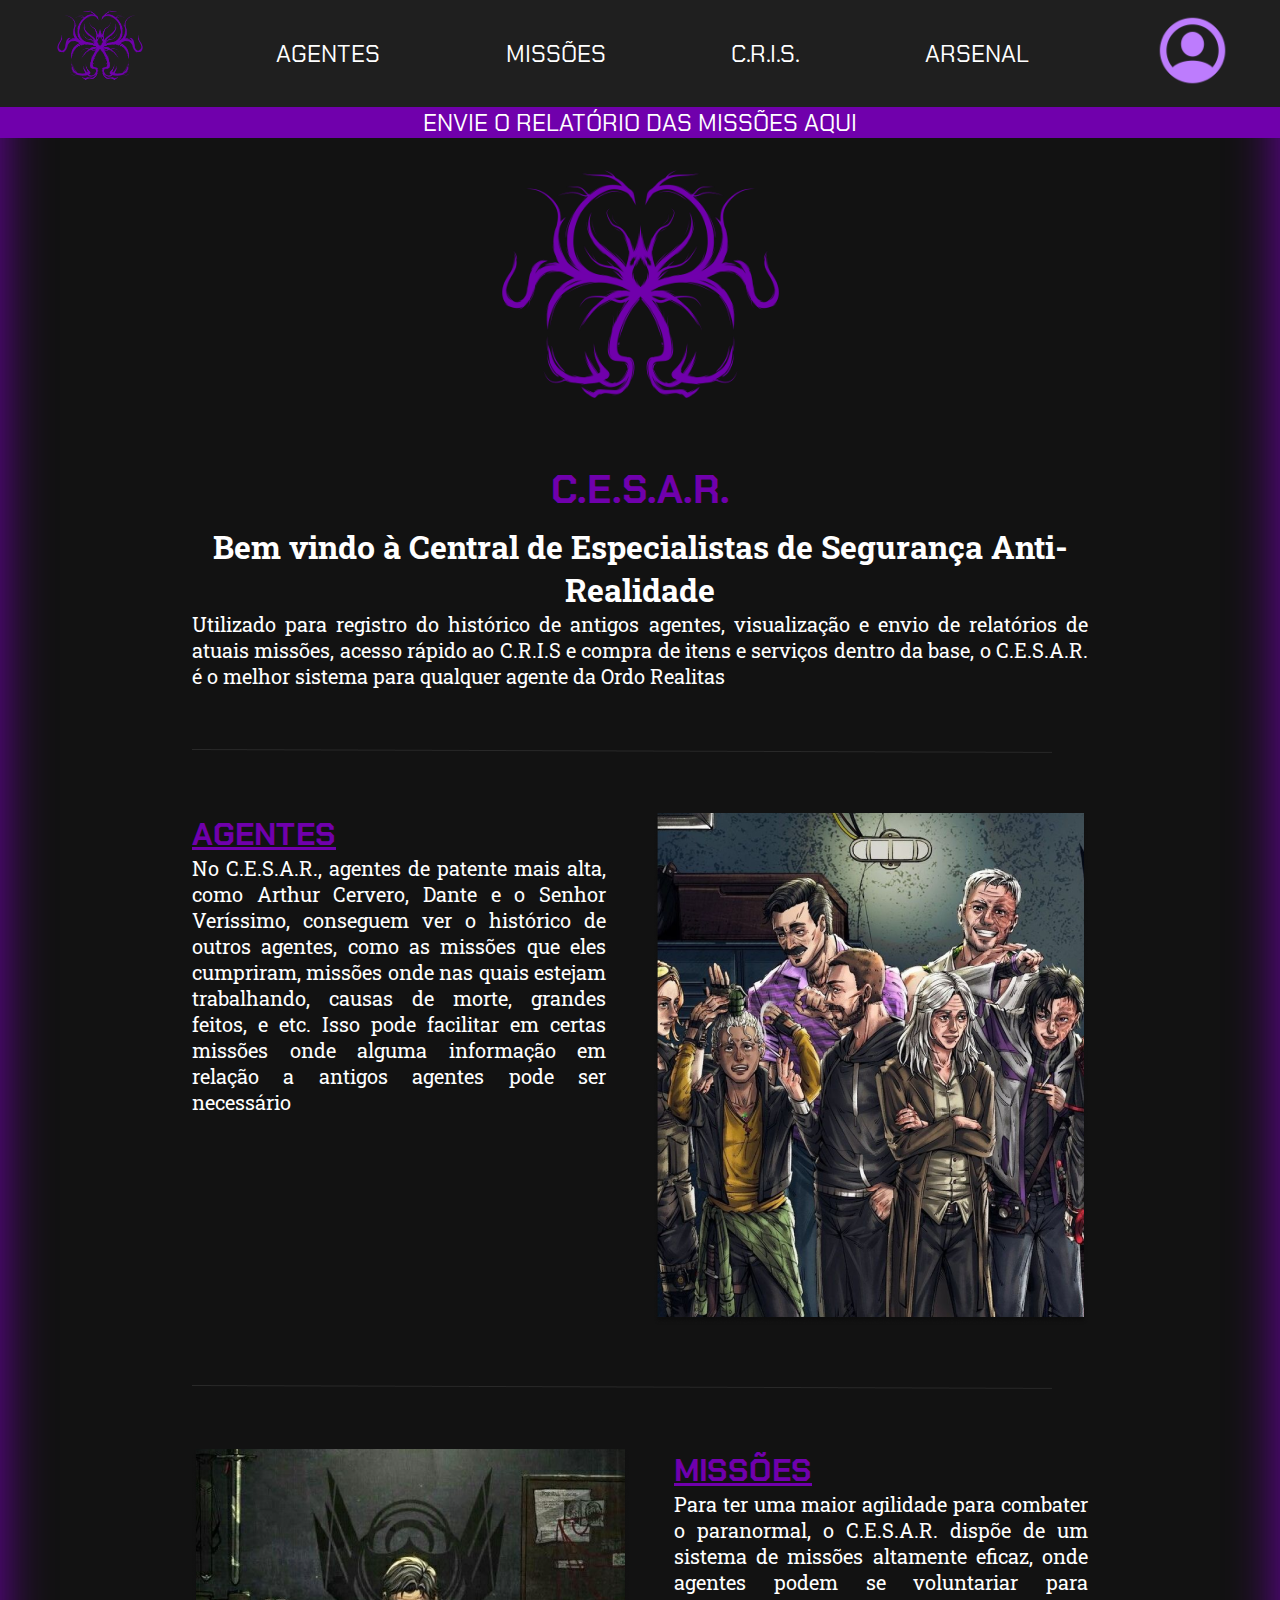
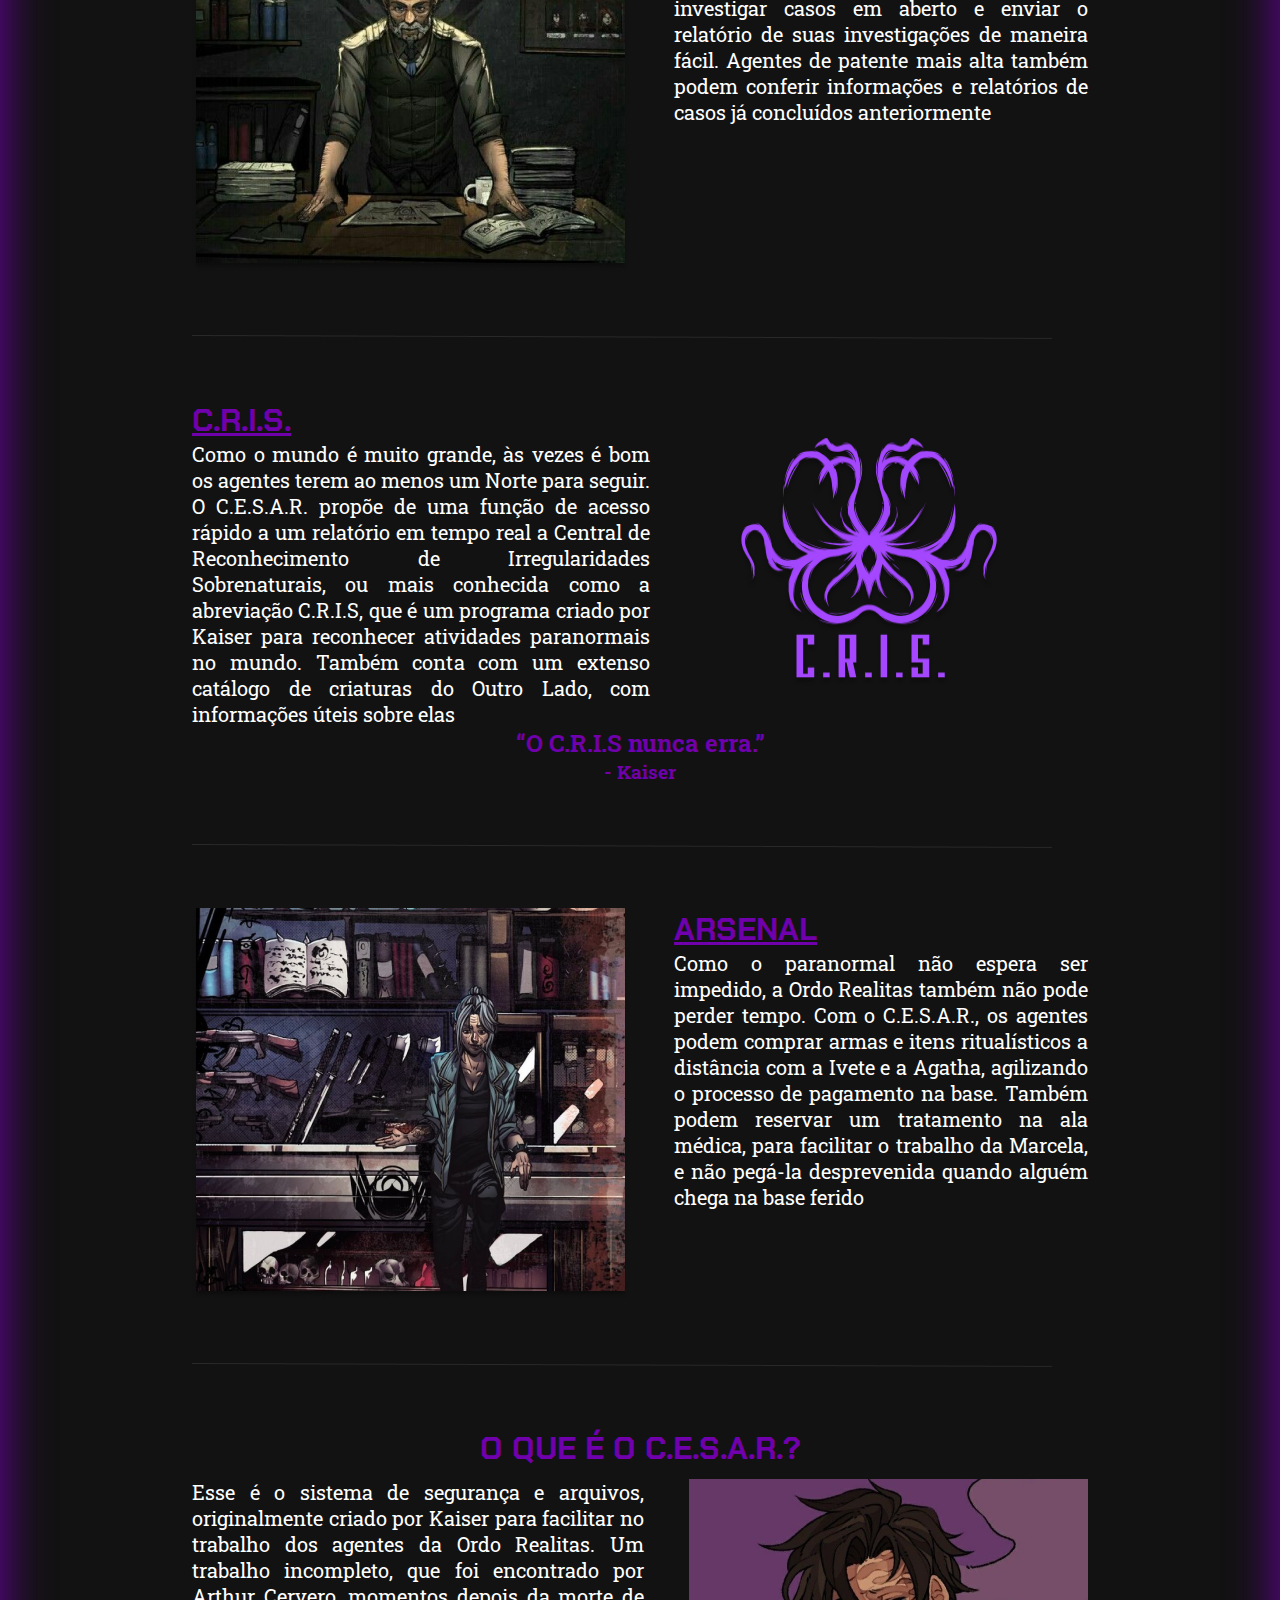
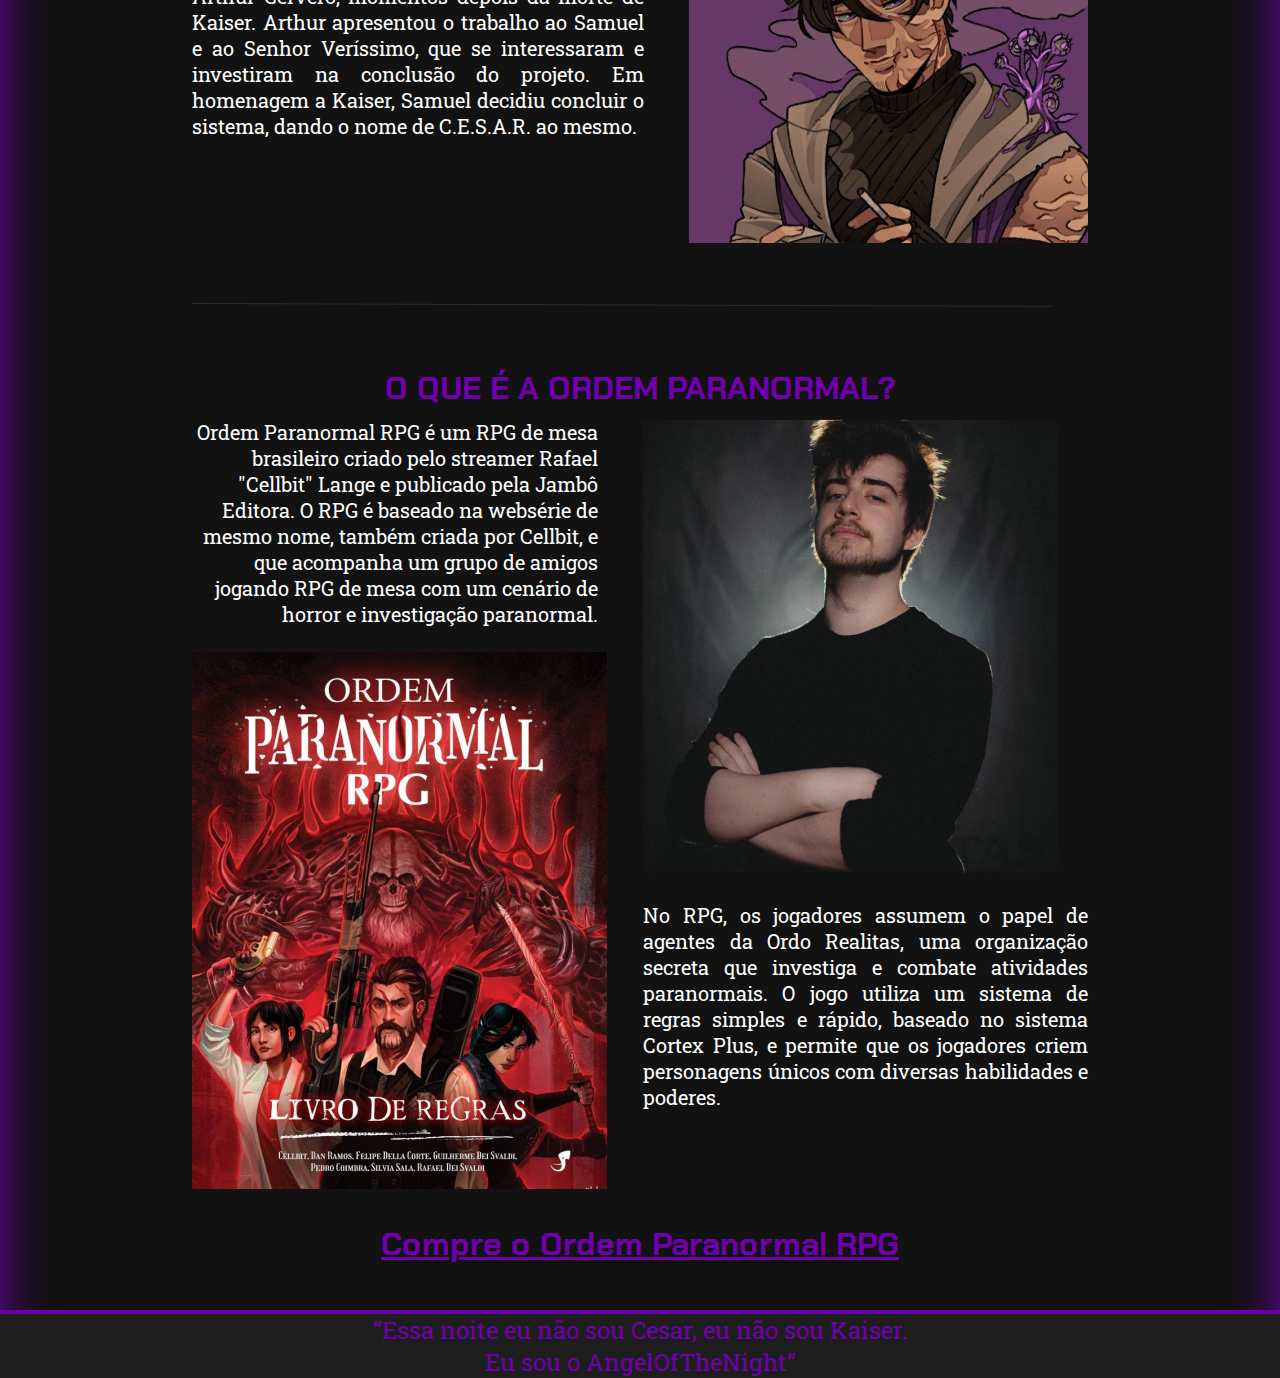
<file: index.html>
<!DOCTYPE html>
<html lang="pt-br">
    <head>
        <meta charset="UTF-8" />
        <meta name="viewport" content="width=device-width, initial-scale=1.0" />

        <link rel="preconnect" href="https://fonts.googleapis.com" />
        <link rel="preconnect" href="https://fonts.gstatic.com" crossorigin />
        <link
            href="https://fonts.googleapis.com/css2?family=Chakra+Petch:ital,wght@0,300;0,400;0,500;0,600;0,700;1,300;1,400;1,500;1,600;1,700&family=Roboto+Slab:wght@100..900&display=swap"
            rel="stylesheet"
        />
        <link rel="preconnect" href="https://fonts.googleapis.com" />
        <link rel="preconnect" href="https://fonts.gstatic.com" crossorigin />
        <link
            href="https://fonts.googleapis.com/css2?family=Chakra+Petch:wght@700&display=swap"
            rel="stylesheet"
        />

        <title>C.E.S.A.R. - Ordo Realitas</title>
        <link
            rel="shortcut icon"
            type="imagex/png"
            href="./assets/img/logo-navegador.ico"
        />

        <link rel="stylesheet" href="./assets/css/style.css" />
        <link rel="stylesheet" href="./assets/css/home.css" />
        <link rel="stylesheet" href="./assets/css/scrollbar.css" />
    </head>
    <body>
        <div class="header">
            <div class="botoes-header">
                <div class="logo">
                    <a href="./index.html">
                        <img
                            src="./assets/img/cesar logo.png"
                            alt="cesar logo"
                        />
                    </a>
                </div>
                <div class="agentes">
                    <a href="./agentes.html">AGENTES</a>
                </div>
                <div class="missoes">
                    <a href="./missoes.html">MISSÕES</a>
                </div>
                <div class="cris">
                    <a href="./cris.html">C.R.I.S.</a>
                </div>
                <div class="arsenal">
                    <a href="./arsenal.html">ARSENAL</a>
                </div>
                <div class="login">
                    <a href="./login.html">
                        <img src="./assets/img/login.png" class="loginImg" />
                    </a>
                </div>
            </div>
            <div class="relatorio-header">
                <a href="./relatorio.html" class="relatorio"
                    >ENVIE O RELATÓRIO DAS MISSÕES AQUI</a
                >
            </div>
        </div>
        <div class="main">
            <div class="cesar-main">
                <img
                    src="./assets/img/cesar logo.png"
                    class="logo-main"
                    alt="cesar logo"
                />
                <h1 class="h1-cesar">C.E.S.A.R.</h1>
                <h2 class="h2-cesar">
                    Bem vindo à Central de Especialistas de Segurança
                    Anti-Realidade
                </h2>
                <p>
                    Utilizado para registro do histórico de antigos agentes,
                    visualização e envio de relatórios de atuais missões, acesso
                    rápido ao C.R.I.S e compra de itens e serviços dentro da
                    base, o C.E.S.A.R. é o melhor sistema para qualquer agente
                    da Ordo Realitas
                </p>
            </div>

            <img src="./assets/img/linha.png" class="linha" />

            <div class="agentes-main">
                <div class="agentes-texto">
                    <a href="./agentes.html" class="links-main">AGENTES</a>
                    <p>
                        No C.E.S.A.R., agentes de patente mais alta, como Arthur
                        Cervero, Dante e o Senhor Veríssimo, conseguem ver o
                        histórico de outros agentes, como as missões que eles
                        cumpriram, missões onde nas quais estejam trabalhando,
                        causas de morte, grandes feitos, e etc. Isso pode
                        facilitar em certas missões onde alguma informação em
                        relação a antigos agentes pode ser necessário
                    </p>
                </div>
                <img
                    src="./assets/img/agentes.png"
                    class="agentes-img"
                    alt="agentes"
                />
            </div>

            <img src="./assets/img/linha.png" class="linha" />

            <div class="missoes-main">
                <div class="missoes-img">
                    <img
                        src="./assets/img/verisssimo missões.png"
                        alt="veríssimo missoes"
                    />
                </div>
                <div class="misoess-texto">
                    <a href="./missoes.html" class="links-main">MISSÕES</a>
                    <p>
                        Para ter uma maior agilidade para combater o paranormal,
                        o C.E.S.A.R. dispõe de um sistema de missões altamente
                        eficaz, onde agentes podem se voluntariar para
                        investigar casos em aberto e enviar o relatório de suas
                        investigações de maneira fácil. Agentes de patente mais
                        alta também podem conferir informações e relatórios de
                        casos já concluídos anteriormente
                    </p>
                </div>
            </div>

            <img src="./assets/img/linha.png" class="linha" />

            <div class="cris-main">
                <div class="cris-texto">
                    <a href="./cris.html" class="links-main">C.R.I.S.</a>
                    <p>
                        Como o mundo é muito grande, às vezes é bom os agentes
                        terem ao menos um Norte para seguir. O C.E.S.A.R. propõe
                        de uma função de acesso rápido a um relatório em tempo
                        real a Central de Reconhecimento de Irregularidades
                        Sobrenaturais, ou mais conhecida como a abreviação
                        C.R.I.S, que é um programa criado por Kaiser para
                        reconhecer atividades paranormais no mundo. Também conta
                        com um extenso catálogo de criaturas do Outro Lado, com
                        informações úteis sobre elas
                    </p>
                </div>
                <img src="./assets/img/cris.png" class="cris" alt="cris" />
            </div>
            <div class="erro-cris">
                <h2>“O C.R.I.S nunca erra.”</h2>
                <h3>- Kaiser</h3>
            </div>

            <img src="./assets/img/linha.png" class="linha" />

            <div class="arsenal-main">
                <div class="arsenal-img">
                    <img
                        src="./assets/img/ivete arsenal.png"
                        alt="ivete arsenal"
                    />
                </div>
                <div class="arsenal-texto">
                    <a href="./arsenal.html" class="links-main">ARSENAL</a>
                    <p>
                        Como o paranormal não espera ser impedido, a Ordo
                        Realitas também não pode perder tempo. Com o C.E.S.A.R.,
                        os agentes podem comprar armas e itens ritualísticos a
                        distância com a Ivete e a Agatha, agilizando o processo
                        de pagamento na base. Também podem reservar um
                        tratamento na ala médica, para facilitar o trabalho da
                        Marcela, e não pegá-la desprevenida quando alguém chega
                        na base ferido
                    </p>
                </div>
            </div>

            <img src="./assets/img/linha.png" class="linha" />

            <h2 id="h2">O QUE É O C.E.S.A.R.?</h2>
            <div class="quecesar-main">
                <div class="quecesar-texto">
                    <p>
                        Esse é o sistema de segurança e arquivos, originalmente
                        criado por Kaiser para facilitar no trabalho dos agentes
                        da Ordo Realitas. Um trabalho incompleto, que foi
                        encontrado por Arthur Cervero, momentos depois da morte
                        de Kaiser. Arthur apresentou o trabalho ao Samuel e ao
                        Senhor Veríssimo, que se interessaram e investiram na
                        conclusão do projeto. Em homenagem a Kaiser, Samuel
                        decidiu concluir o sistema, dando o nome de C.E.S.A.R.
                        ao mesmo.
                    </p>
                </div>
                <img
                    src="./assets/img/o que e o cesar.png"
                    class="quecesar"
                    alt="o que é o cesar"
                />
            </div>

            <img src="./assets/img/linha.png" class="linha" />

            <h2 id="h2">O QUE É A ORDEM PARANORMAL?</h2>
            <div class="paranormal-main">
                <div class="paranormal-texto-1">
                    <p class="p-1">
                        Ordem Paranormal RPG é um RPG de mesa brasileiro criado
                        pelo streamer Rafael "Cellbit" Lange e publicado pela
                        Jambô Editora. O RPG é baseado na websérie de mesmo
                        nome, também criada por Cellbit, e que acompanha um
                        grupo de amigos jogando RPG de mesa com um cenário de
                        horror e investigação paranormal.
                    </p>
                    <img
                        src="./assets/img/ordem paranormal rpg.png"
                        alt="livro de regras ordem paranormal rpg"
                    />
                </div>
                <div class="paranormal-texto-2">
                    <img src="./assets/img/cellbit.png" alt="cellbit" />
                    <p class="p-2">
                        No RPG, os jogadores assumem o papel de agentes da Ordo
                        Realitas, uma organização secreta que investiga e
                        combate atividades paranormais. O jogo utiliza um
                        sistema de regras simples e rápido, baseado no sistema
                        Cortex Plus, e permite que os jogadores criem
                        personagens únicos com diversas habilidades e poderes.
                    </p>
                </div>
            </div>

            <a
                href="https://jamboeditora.com.br/produto/ordem-paranormal-rpg/"
                class="links-main"
                id="h2"
                target="_blank"
                >Compre o Ordem Paranormal RPG</a
            >
        </div>

        <div class="rodape">
            <p>“Essa noite eu não sou Cesar, eu não sou Kaiser.</p>
            <p>Eu sou o AngelOfTheNight”</p>
        </div>

        <script src="./assets/js/script.js"></script>
    </body>
</html>
</file>
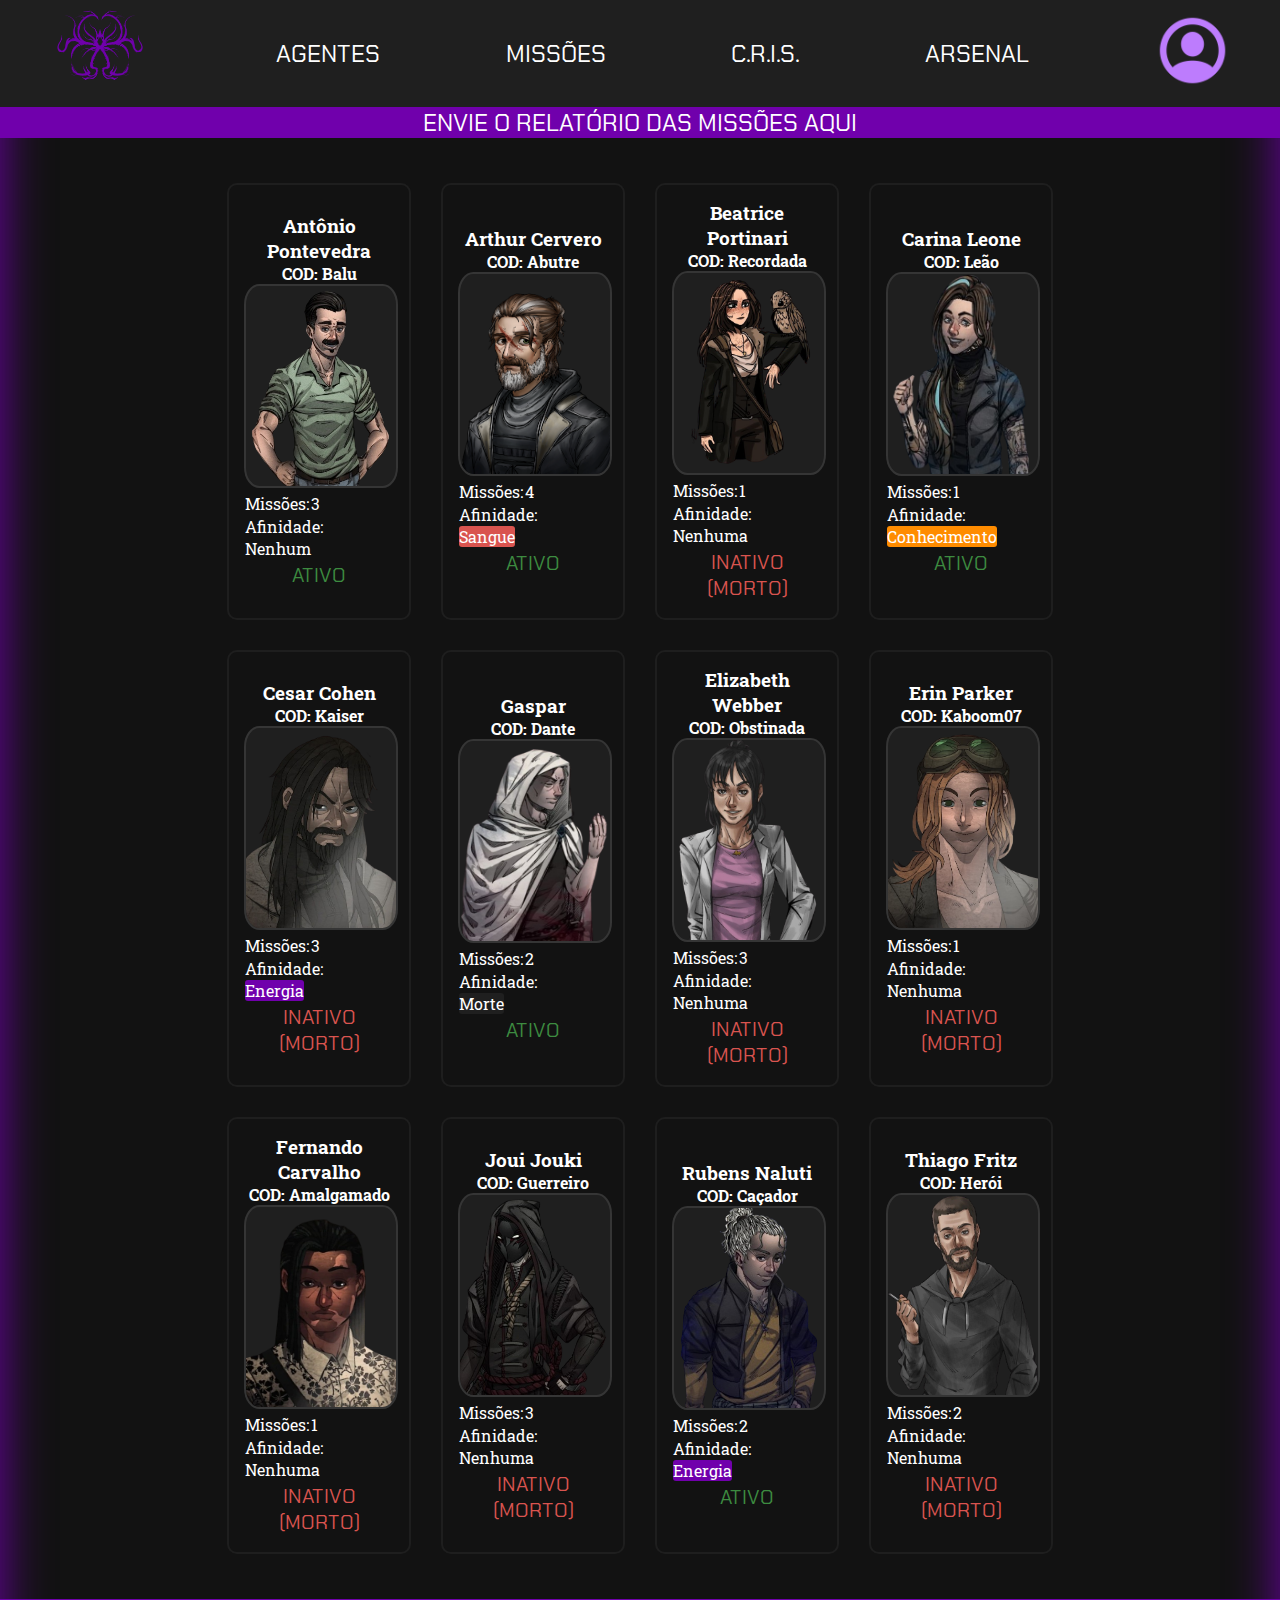
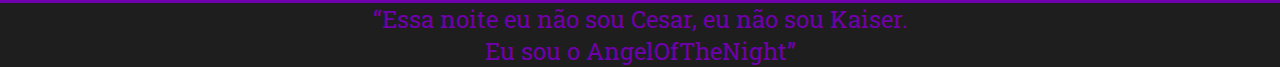
<file: agentes.html>
<!DOCTYPE html>
<html lang="pt-br">
    <head>
        <meta charset="UTF-8" />
        <meta name="viewport" content="width=device-width, initial-scale=1.0" />

        <link rel="preconnect" href="https://fonts.googleapis.com" />
        <link rel="preconnect" href="https://fonts.gstatic.com" crossorigin />
        <link
            href="https://fonts.googleapis.com/css2?family=Chakra+Petch:ital,wght@0,300;0,400;0,500;0,600;0,700;1,300;1,400;1,500;1,600;1,700&family=Roboto+Slab:wght@100..900&display=swap"
            rel="stylesheet"
        />
        <link rel="preconnect" href="https://fonts.googleapis.com" />
        <link rel="preconnect" href="https://fonts.gstatic.com" crossorigin />
        <link
            href="https://fonts.googleapis.com/css2?family=Chakra+Petch:wght@700&display=swap"
            rel="stylesheet"
        />

        <title>C.E.S.A.R. - Agentes</title>
        <link
            rel="shortcut icon"
            type="imagex/png"
            href="./assets/img/logo-navegador.ico"
        />

        <link rel="stylesheet" href="./assets/css/style.css" />
        <link rel="stylesheet" href="./assets/css/scrollbar.css" />
        <link rel="stylesheet" href="./assets/css/agentes.css" />
    </head>
    <body>
        <div class="header">
            <div class="botoes-header">
                <div class="logo">
                    <a href="./index.html">
                        <img src="./assets/img/cesar logo.png" />
                    </a>
                </div>
                <div class="agentes">
                    <a href="./agentes.html">AGENTES</a>
                </div>
                <div class="missoes">
                    <a href="./missoes.html">MISSÕES</a>
                </div>
                <div class="cris">
                    <a href="./cris.html">C.R.I.S.</a>
                </div>
                <div class="arsenal">
                    <a href="./arsenal.html">ARSENAL</a>
                </div>
                <div class="login">
                    <a href="./login.html">
                        <img src="./assets/img/login.png" id="loginImg" />
                    </a>
                </div>
            </div>
            <div class="relatorio-header">
                <a href="./relatorio.html" class="relatorio"
                    >ENVIE O RELATÓRIO DAS MISSÕES AQUI</a
                >
            </div>
        </div>
        <div class="agentes-container">
            <ul class="lista-agentes">
                <li class="ficha-agente">
                    <div class="nome-agente">
                        <h3>Antônio Pontevedra</h3>
                        <h4>COD: Balu</h4>
                    </div>
                    <div class="portrait-agentes">
                        <img
                            src="./assets/img/agentes/balu.png"
                            class="portrait"
                        />
                    </div>
                    <div class="informacoes">
                        <div class="quant-missoes">
                            <p>Missões:</p>
                            <p>3</p>
                        </div>
                        <div class="afinidade">
                            <p>Afinidade:</p>
                            <p class="elemento">Nenhum</p>
                        </div>
                    </div>
                    <div class="status-vivo">
                        <p>ATIVO</p>
                    </div>
                </li>
                <li class="ficha-agente">
                    <div class="nome-agente">
                        <h3>Arthur Cervero</h3>
                        <h4>COD: Abutre</h4>
                    </div>
                    <div class="portrait-agentes">
                        <img
                            src="./assets/img/agentes/arthur-cervero.webp"
                            class="portrait"
                        />
                    </div>
                    <div class="informacoes">
                        <div class="quant-missoes">
                            <p>Missões:</p>
                            <p>4</p>
                        </div>
                        <div class="afinidade">
                            <p>Afinidade:</p>
                            <p class="elemento-sangue">Sangue</p>
                        </div>
                    </div>
                    <div class="status-vivo">
                        <p>ATIVO</p>
                    </div>
                </li>
                <li class="ficha-agente">
                    <div class="nome-agente">
                        <h3>Beatrice Portinari</h3>
                        <h4>COD: Recordada</h4>
                    </div>
                    <div class="portrait-agentes">
                        <img
                            src="./assets/img/agentes/beatrice-portinari.png"
                            class="portrait"
                        />
                    </div>
                    <div class="informacoes">
                        <div class="quant-missoes">
                            <p>Missões:</p>
                            <p>1</p>
                        </div>
                        <div class="afinidade">
                            <p>Afinidade:</p>
                            <p class="elemento">Nenhuma</p>
                        </div>
                    </div>
                    <div class="status-morto">
                        <p>INATIVO (MORTO)</p>
                    </div>
                </li>
                <li class="ficha-agente">
                    <div class="nome-agente">
                        <h3>Carina Leone</h3>
                        <h4>COD: Leão</h4>
                    </div>
                    <div class="portrait-agentes">
                        <img
                            src="./assets/img/agentes/carina-leone.png"
                            class="portrait"
                        />
                    </div>
                    <div class="informacoes">
                        <div class="quant-missoes">
                            <p>Missões:</p>
                            <p>1</p>
                        </div>
                        <div class="afinidade">
                            <p>Afinidade:</p>
                            <p class="elemento-conhecimento">Conhecimento</p>
                        </div>
                    </div>
                    <div class="status-vivo">
                        <p>ATIVO</p>
                    </div>
                </li>
                <li class="ficha-agente">
                    <div class="nome-agente">
                        <h3>Cesar Cohen</h3>
                        <h4>COD: Kaiser</h4>
                    </div>
                    <div class="portrait-agentes">
                        <img
                            src="./assets/img/agentes/kaiser.png"
                            class="portrait"
                        />
                    </div>
                    <div class="informacoes">
                        <div class="quant-missoes">
                            <p>Missões:</p>
                            <p>3</p>
                        </div>
                        <div class="afinidade">
                            <p>Afinidade:</p>
                            <p class="elemento-energia">Energia</p>
                        </div>
                    </div>
                    <div class="status-morto">
                        <p>INATIVO (MORTO)</p>
                    </div>
                </li>
                <li class="ficha-agente">
                    <div class="nome-agente">
                        <h3>Gaspar</h3>
                        <h4>COD: Dante</h4>
                    </div>
                    <div class="portrait-agentes">
                        <img
                            src="./assets/img/agentes/dante.png"
                            class="portrait"
                        />
                    </div>
                    <div class="informacoes">
                        <div class="quant-missoes">
                            <p>Missões:</p>
                            <p>2</p>
                        </div>
                        <div class="afinidade">
                            <p>Afinidade:</p>
                            <p class="elemento-morte">Morte</p>
                        </div>
                    </div>
                    <div class="status-vivo">
                        <p>ATIVO</p>
                    </div>
                </li>
                <li class="ficha-agente">
                    <div class="nome-agente">
                        <h3>Elizabeth Webber</h3>
                        <h4>COD: Obstinada</h4>
                    </div>
                    <div class="portrait-agentes">
                        <img
                            src="./assets/img/agentes/elizabeth-webber.png"
                            class="portrait"
                        />
                    </div>
                    <div class="informacoes">
                        <div class="quant-missoes">
                            <p>Missões:</p>
                            <p>3</p>
                        </div>
                        <div class="afinidade">
                            <p>Afinidade:</p>
                            <p class="elemento">Nenhuma</p>
                        </div>
                    </div>
                    <div class="status-morto">
                        <p>INATIVO (MORTO)</p>
                    </div>
                </li>
                <li class="ficha-agente">
                    <div class="nome-agente">
                        <h3>Erin Parker</h3>
                        <h4>COD: Kaboom07</h4>
                    </div>
                    <div class="portrait-agentes">
                        <img
                            src="./assets/img/agentes/erin-parker.png"
                            class="portrait"
                        />
                    </div>
                    <div class="informacoes">
                        <div class="quant-missoes">
                            <p>Missões:</p>
                            <p>1</p>
                        </div>
                        <div class="afinidade">
                            <p>Afinidade:</p>
                            <p class="elemento">Nenhuma</p>
                        </div>
                    </div>
                    <div class="status-morto">
                        <p>INATIVO (MORTO)</p>
                    </div>
                </li>
                <li class="ficha-agente">
                    <div class="nome-agente">
                        <h3>Fernando Carvalho</h3>
                        <h4>COD: Amalgamado</h4>
                    </div>
                    <div class="portrait-agentes">
                        <img
                            src="./assets/img/agentes/fernando-carvalho.png"
                            class="portrait"
                        />
                    </div>
                    <div class="informacoes">
                        <div class="quant-missoes">
                            <p>Missões:</p>
                            <p>1</p>
                        </div>
                        <div class="afinidade">
                            <p>Afinidade:</p>
                            <p class="elemento">Nenhuma</p>
                        </div>
                    </div>
                    <div class="status-morto">
                        <p>INATIVO (MORTO)</p>
                    </div>
                </li>
                <li class="ficha-agente">
                    <div class="nome-agente">
                        <h3>Joui Jouki</h3>
                        <h4>COD: Guerreiro</h4>
                    </div>
                    <div class="portrait-agentes">
                        <img
                            src="./assets/img/agentes/joui-jouki.png"
                            class="portrait"
                        />
                    </div>
                    <div class="informacoes">
                        <div class="quant-missoes">
                            <p>Missões:</p>
                            <p>3</p>
                        </div>
                        <div class="afinidade">
                            <p>Afinidade:</p>
                            <p class="elemento">Nenhuma</p>
                        </div>
                    </div>
                    <div class="status-morto">
                        <p>INATIVO (MORTO)</p>
                    </div>
                </li>
                <li class="ficha-agente">
                    <div class="nome-agente">
                        <h3>Rubens Naluti</h3>
                        <h4>COD: Caçador</h4>
                    </div>
                    <div class="portrait-agentes">
                        <img
                            src="./assets/img/agentes/rubens-naluti.png"
                            class="portrait"
                        />
                    </div>
                    <div class="informacoes">
                        <div class="quant-missoes">
                            <p>Missões:</p>
                            <p>2</p>
                        </div>
                        <div class="afinidade">
                            <p>Afinidade:</p>
                            <p class="elemento-energia">Energia</p>
                        </div>
                    </div>
                    <div class="status-vivo">
                        <p>ATIVO</p>
                    </div>
                </li>
                <li class="ficha-agente">
                    <div class="nome-agente">
                        <h3>Thiago Fritz</h3>
                        <h4>COD: Herói</h4>
                    </div>
                    <div class="portrait-agentes">
                        <img
                            src="./assets/img/agentes/thiago-fritz.png"
                            class="portrait"
                        />
                    </div>
                    <div class="informacoes">
                        <div class="quant-missoes">
                            <p>Missões:</p>
                            <p>2</p>
                        </div>
                        <div class="afinidade">
                            <p>Afinidade:</p>
                            <p class="elemento">Nenhuma</p>
                        </div>
                    </div>
                    <div class="status-morto">
                        <p>INATIVO (MORTO)</p>
                    </div>
                </li>
            </ul>
        </div>
        <div class="rodape">
            <p>“Essa noite eu não sou Cesar, eu não sou Kaiser.</p>
            <p>Eu sou o AngelOfTheNight”</p>
        </div>
        <script src="./assets/js/script.js"></script>
    </body>
</html>
</file>
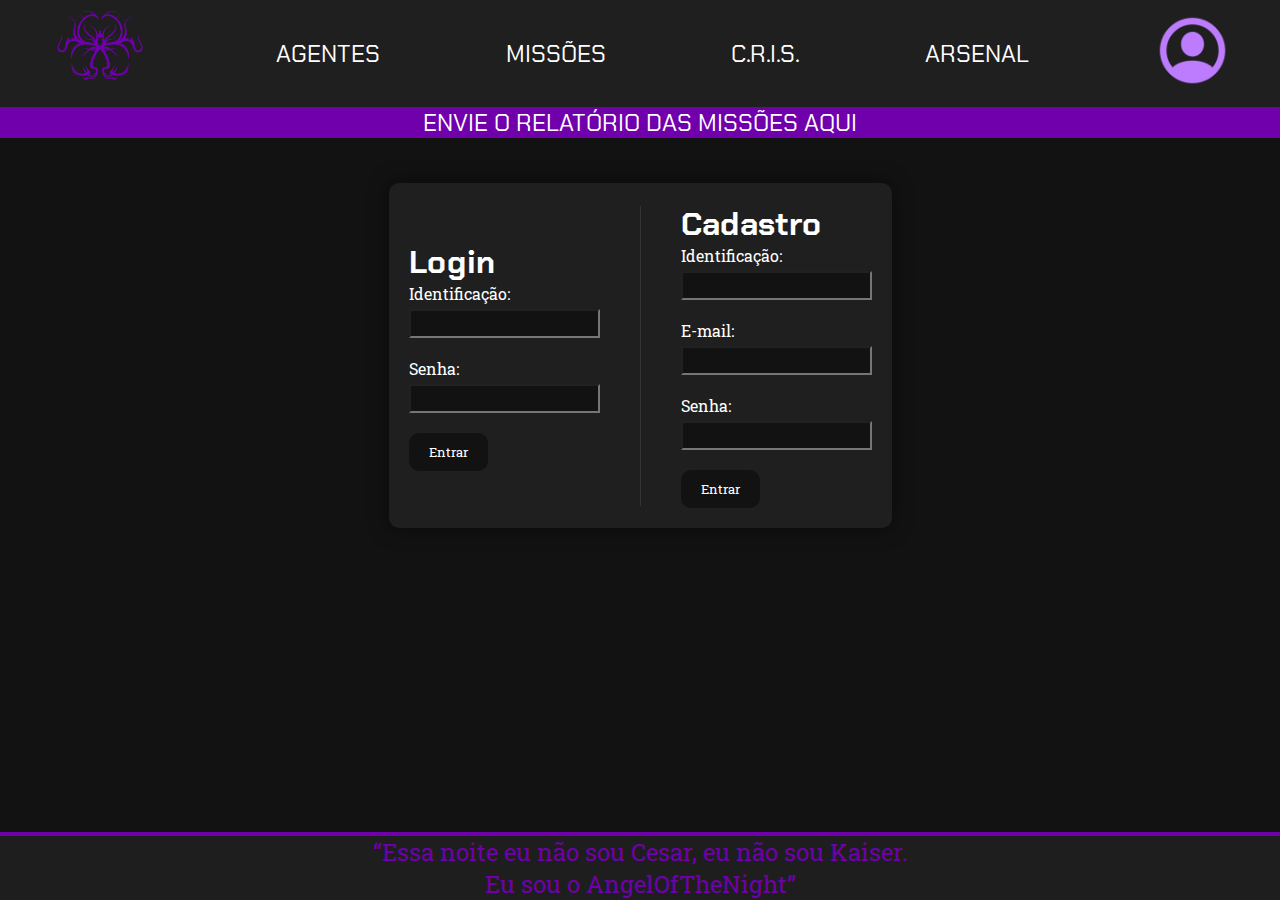
<file: login.html>
<!DOCTYPE html>
<html lang="pt-br">
    <head>
        <meta charset="UTF-8" />
        <meta name="viewport" content="width=device-width, initial-scale=1.0" />

        <link rel="preconnect" href="https://fonts.googleapis.com" />
        <link rel="preconnect" href="https://fonts.gstatic.com" crossorigin />
        <link
            href="https://fonts.googleapis.com/css2?family=Chakra+Petch:ital,wght@0,300;0,400;0,500;0,600;0,700;1,300;1,400;1,500;1,600;1,700&family=Roboto+Slab:wght@100..900&display=swap"
            rel="stylesheet"
        />
        <link rel="preconnect" href="https://fonts.googleapis.com" />
        <link rel="preconnect" href="https://fonts.gstatic.com" crossorigin />
        <link
            href="https://fonts.googleapis.com/css2?family=Chakra+Petch:wght@700&display=swap"
            rel="stylesheet"
        />

        <title>C.E.S.A.R. - Login</title>
        <link
            rel="shortcut icon"
            type="imagex/png"
            href="./assets/img/logo-navegador.ico"
        />

        <link rel="stylesheet" href="./assets/css/style.css" />
        <link rel="stylesheet" href="./assets/css/scrollbar.css" />
        <link rel="stylesheet" href="./assets/css/login.css" />
    </head>
    <body>
        <div class="header">
            <div class="botoes-header">
                <div class="logo">
                    <a href="./index.html">
                        <img src="./assets/img/cesar logo.png" />
                    </a>
                </div>
                <div class="agentes">
                    <a href="./agentes.html">AGENTES</a>
                </div>
                <div class="missoes">
                    <a href="./missoes.html">MISSÕES</a>
                </div>
                <div class="cris">
                    <a href="./cris.html">C.R.I.S.</a>
                </div>
                <div class="arsenal">
                    <a href="./arsenal.html">ARSENAL</a>
                </div>
                <div class="login">
                    <a href="./login.html">
                        <img src="./assets/img/login.png" id="loginImg" />
                    </a>
                </div>
            </div>
            <div class="relatorio-header">
                <a href="./relatorio.html" class="relatorio"
                    >ENVIE O RELATÓRIO DAS MISSÕES AQUI</a
                >
            </div>
        </div>
        <div class="main">
            <div class="login-container">
                <div class="loginMain">
                    <form id="loginForm">
                        <h1>Login</h1>
                        <label for="idAgente">Identificação:</label>
                        <input
                            type="number"
                            id="idAgente"
                            name="idAgente"
                            required
                        />

                        <label for="password">Senha:</label>
                        <input type="password" id="senha" name="senha" />

                        <div class="enviar">
                            <button type="submit" id="loginSubmit">
                                Entrar
                            </button>
                        </div>
                    </form>
                </div>
                <img src="./assets/img/login/sep-2.png" alt="" />
                <div class="cadastroMain">
                    <form id="cadastroForm">
                        <h1>Cadastro</h1>
                        <label for="idAgente">Identificação:</label>
                        <input
                            type="number"
                            id="idAgente"
                            name="idAgente"
                            required
                        />

                        <label for="email">E-mail:</label>
                        <input type="email" id="email" name="email" required />

                        <label for="password">Senha:</label>
                        <input type="password" id="senha" name="senha" />

                        <div class="enviar">
                            <button type="submit" id="cadastroSubmit">
                                Entrar
                            </button>
                        </div>
                    </form>
                </div>
            </div>
        </div>

        <div class="rodape">
            <p>“Essa noite eu não sou Cesar, eu não sou Kaiser.</p>
            <p>Eu sou o AngelOfTheNight”</p>
        </div>
        <script src="./assets/js/script.js"></script>
    </body>
</html>
</file>
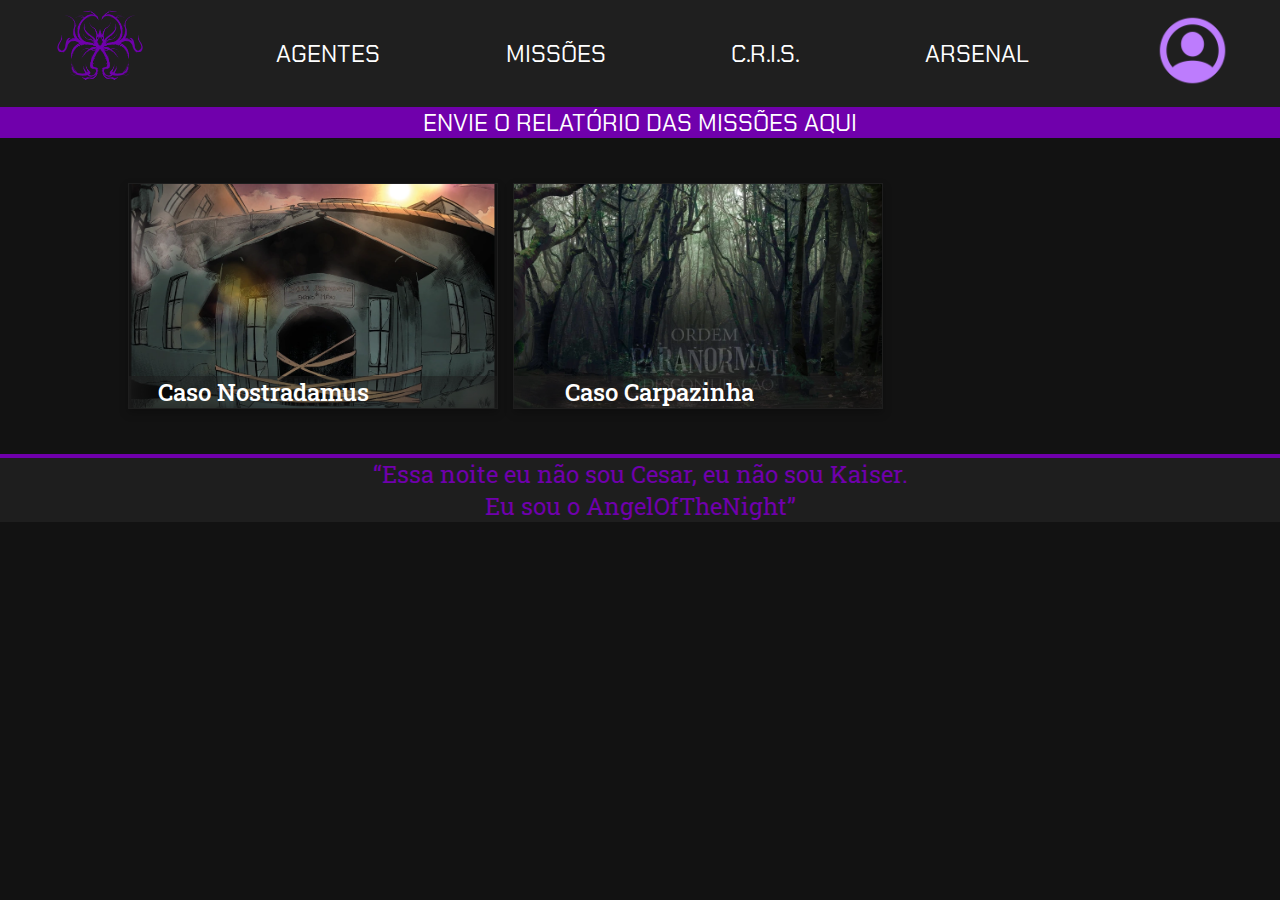
<file: missoes.html>
<!DOCTYPE html>
<html lang="pt-br">
    <head>
        <meta charset="UTF-8" />
        <meta name="viewport" content="width=device-width, initial-scale=1.0" />

        <link rel="preconnect" href="https://fonts.googleapis.com" />
        <link rel="preconnect" href="https://fonts.gstatic.com" crossorigin />
        <link
            href="https://fonts.googleapis.com/css2?family=Chakra+Petch:ital,wght@0,300;0,400;0,500;0,600;0,700;1,300;1,400;1,500;1,600;1,700&family=Roboto+Slab:wght@100..900&display=swap"
            rel="stylesheet"
        />
        <link rel="preconnect" href="https://fonts.googleapis.com" />
        <link rel="preconnect" href="https://fonts.gstatic.com" crossorigin />
        <link
            href="https://fonts.googleapis.com/css2?family=Chakra+Petch:wght@700&display=swap"
            rel="stylesheet"
        />

        <title>C.E.S.A.R. - Missões</title>
        <link
            rel="shortcut icon"
            type="imagex/png"
            href="./assets/img/logo-navegador.ico"
        />

        <link rel="stylesheet" href="./assets/css/style.css" />
        <link rel="stylesheet" href="./assets/css/scrollbar.css" />
        <link rel="stylesheet" href="./assets/css/missoes.css" />
    </head>
    <body>
        <div class="header">
            <div class="botoes-header">
                <div class="logo">
                    <a href="./index.html">
                        <img src="./assets/img/cesar logo.png" />
                    </a>
                </div>
                <div class="agentes">
                    <a href="./agentes.html">AGENTES</a>
                </div>
                <div class="missoes">
                    <a href="./missoes.html">MISSÕES</a>
                </div>
                <div class="cris">
                    <a href="./cris.html">C.R.I.S.</a>
                </div>
                <div class="arsenal">
                    <a href="./arsenal.html">ARSENAL</a>
                </div>
                <div class="login">
                    <a href="./login.html">
                        <img src="./assets/img/login.png" id="loginImg" />
                    </a>
                </div>
            </div>
            <div class="relatorio-header">
                <a href="./relatorio.html" class="relatorio"
                    >ENVIE O RELATÓRIO DAS MISSÕES AQUI</a
                >
            </div>
        </div>
        <div class="missoes-container">
            <a href="#">
                <div class="missao-card" id="nostradamus">
                    <div class="card-texto">
                        <p class="missao-titulo">Caso Nostradamus</p>
                    </div>
                </div>
            </a>
            <a href="#">
                <div class="missao-card" id="carpazinha">
                    <div class="card-texto">
                        <p class="missao-titulo">Caso Carpazinha</p>
                    </div>
                </div>
            </a>
            
        </div>
        <div class="rodape">
            <p>“Essa noite eu não sou Cesar, eu não sou Kaiser.</p>
            <p>Eu sou o AngelOfTheNight”</p>
        </div>
        <script src="./assets/js/script.js"></script>
    </body>
</html>
</file>
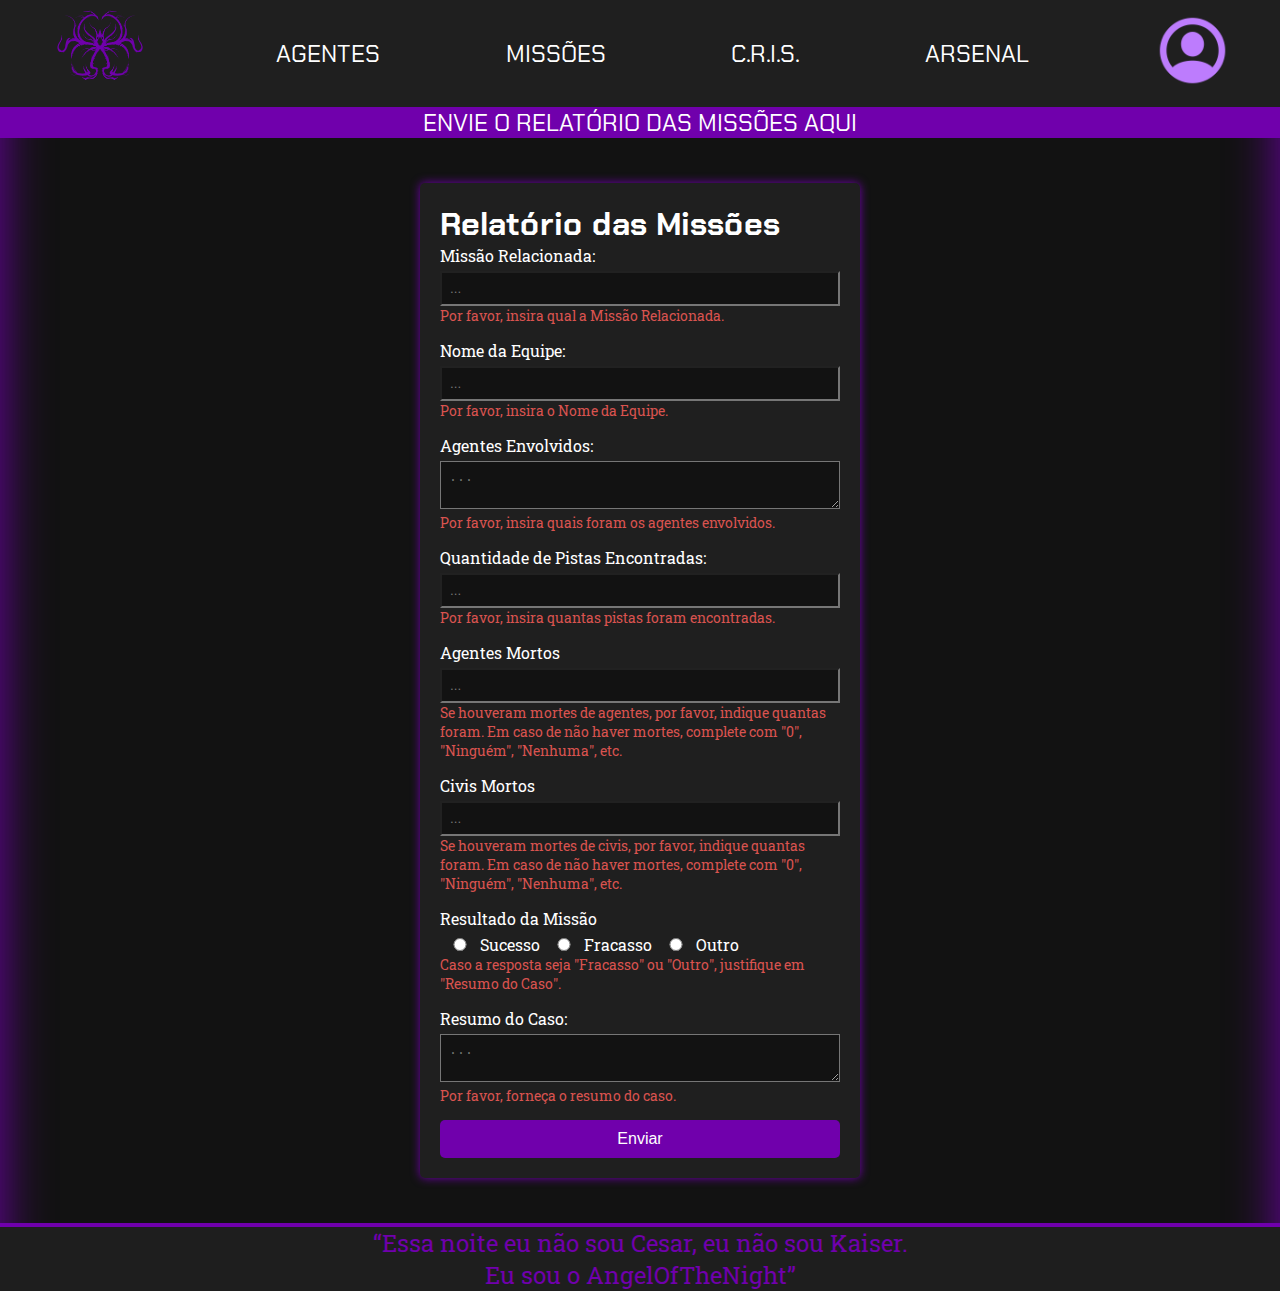
<file: relatorio.html>
<!DOCTYPE html>
<html lang="pt-br">
    <head>
        <meta charset="UTF-8" />
        <meta name="viewport" content="width=device-width, initial-scale=1.0" />

        <link rel="preconnect" href="https://fonts.googleapis.com" />
        <link rel="preconnect" href="https://fonts.gstatic.com" crossorigin />
        <link
            href="https://fonts.googleapis.com/css2?family=Chakra+Petch:ital,wght@0,300;0,400;0,500;0,600;0,700;1,300;1,400;1,500;1,600;1,700&family=Roboto+Slab:wght@100..900&display=swap"
            rel="stylesheet"
        />
        <link rel="preconnect" href="https://fonts.googleapis.com" />
        <link rel="preconnect" href="https://fonts.gstatic.com" crossorigin />
        <link
            href="https://fonts.googleapis.com/css2?family=Chakra+Petch:wght@700&display=swap"
            rel="stylesheet"
        />

        <title>C.E.S.A.R. - Relatório das Missões</title>
        <link
            rel="shortcut icon"
            type="imagex/png"
            href="./assets/img/logo-navegador.ico"
        />

        <link rel="stylesheet" href="./assets/css/style.css" />
        <link rel="stylesheet" href="./assets/css/scrollbar.css" />
        <link rel="stylesheet" href="./assets/css/relatorio.css" />
    </head>
    <body>
        <div class="header">
            <div class="botoes-header">
                <div class="logo">
                    <a href="./index.html">
                        <img src="./assets/img/cesar logo.png" />
                    </a>
                </div>
                <div class="agentes">
                    <a href="./agentes.html">AGENTES</a>
                </div>
                <div class="missoes">
                    <a href="./missoes.html">MISSÕES</a>
                </div>
                <div class="cris">
                    <a href="./cris.html">C.R.I.S.</a>
                </div>
                <div class="arsenal">
                    <a href="./arsenal.html">ARSENAL</a>
                </div>
                <div class="login">
                    <a href="./login.html">
                        <img src="./assets/img/login.png" id="loginImg" />
                    </a>
                </div>
            </div>
            <div class="relatorio-header">
                <a href="./relatorio.html" class="relatorio"
                    >ENVIE O RELATÓRIO DAS MISSÕES AQUI</a
                >
            </div>
        </div>
        <div class="main">
            <div class="form-container">
                <h1>Relatório das Missões</h1>
                <form id="form">
                    <div class="form-group">
                        <label for="missao-relacionada">
                            Missão Relacionada:
                        </label>
                        <input
                            type="text"
                            id="missao-relacionada"
                            name="missao-relacionada"
                            placeholder="..."
                            required
                        />
                        <div class="error">
                            Por favor, insira qual a Missão Relacionada.
                        </div>
                    </div>
                    <div class="form-group">
                        <label for="nome-equipe"> Nome da Equipe: </label>
                        <input
                            type="text"
                            id="nome-equipe"
                            name="nome-equipe"
                            placeholder="..."
                            required
                        />
                        <div class="error">
                            Por favor, insira o Nome da Equipe.
                        </div>
                    </div>
                    <div class="form-group">
                        <label for="agentes"> Agentes Envolvidos: </label>
                        <textarea
                            type="text"
                            id="agentes"
                            name="agentes"
                            placeholder="..."
                            required
                        ></textarea>
                        <div class="error">
                            Por favor, insira quais foram os agentes envolvidos.
                        </div>
                    </div>
                    <div class="form-group">
                        <label for="quant-pistas">
                            Quantidade de Pistas Encontradas:
                        </label>
                        <input
                            type="text"
                            id="quant-pistas"
                            name="quant-pistas"
                            placeholder="..."
                            required
                        />
                        <div class="error">
                            Por favor, insira quantas pistas foram encontradas.
                        </div>
                    </div>
                    <div class="form-group">
                        <label for="morte-agentes"> Agentes Mortos </label>
                        <input
                            type="text"
                            id="morte-agentes"
                            name="morte-agentes"
                            placeholder="..."
                            required
                        />
                        <div class="error">
                            Se houveram mortes de agentes, por favor, indique
                            quantas foram. Em caso de não haver mortes, complete
                            com "0", "Ninguém", "Nenhuma", etc.
                        </div>
                    </div>
                    <div class="form-group">
                        <label for="morte-civis"> Civis Mortos </label>
                        <input
                            type="text"
                            id="morte-civis"
                            name="morte-civis"
                            placeholder="..."
                            required
                        />
                        <div class="error">
                            Se houveram mortes de civis, por favor, indique
                            quantas foram. Em caso de não haver mortes, complete
                            com "0", "Ninguém", "Nenhuma", etc.
                        </div>
                    </div>
                    <div class="form-group">
                        <label for="resultado"> Resultado da Missão </label>
                        <input
                            type="radio"
                            id="sucesso"
                            name="resultdo"
                            required
                        />Sucesso
                        <input
                            type="radio"
                            id="fracasso"
                            name="resultdo"
                            required
                        />Fracasso
                        <input
                            type="radio"
                            id="outro"
                            name="resultdo"
                            required
                        />Outro
                        <div class="error">
                            Caso a resposta seja "Fracasso" ou "Outro",
                            justifique em "Resumo do Caso".
                        </div>
                    </div>
                    <div class="form-group">
                        <label for="resumo"> Resumo do Caso: </label>
                        <textarea
                            type="text"
                            id="resumo"
                            name="resumo"
                            placeholder="..."
                            required
                        ></textarea>
                        <div class="error">
                            Por favor, forneça o resumo do caso.
                        </div>
                    </div>
                    <button type="submit">Enviar</button>
                </form>
            </div>
        </div>
        <div class="rodape">
            <p>“Essa noite eu não sou Cesar, eu não sou Kaiser.</p>
            <p>Eu sou o AngelOfTheNight”</p>
        </div>
    </body>
</html>
</file>
<file: assets/css/style.css>
:root {
    --cor-roxo-primario: #a347ff;
    --cor-roxo-secundario: #7000ac;
    --cor-preto-esfumacado: #121212;
    --cor-preto-claro: #1f1f1f;
    --cor-preto: #0a0a0a;
    --cor-cinza-escuro: #1e1e1e;
    --cor-branco: #fff;
    --cor-cinza: rgba(255, 255, 255, 0.1);
    --cor-branco-fraco: rgba(255, 255, 255, 0.6);
    --cor-vermelho: #d9534f;
    --cor-verde: #3d8b40;
    --fonte-principal: "Roboto Slab", sans-serif;
    --fonte-titulo: "Chakra Petch", sans-serif;
}

* {
    margin: 0;
    padding: 0;
}

body {
    font-family: var(--fonte-principal);
    color: var(--cor-branco);
    background-color: var(--cor-preto-esfumacado);
}

.logo img:hover,
.agentes:hover,
.missoes:hover,
.cris:hover,
.arsenal:hover,
.login img:hover,
.relatorio:hover {
  transform: scale(1.05);
  transition: 0.2s ease-in-out;
}

.header {
    background-color: var(--cor-preto-claro);
    font-family: var(--fonte-titulo);
    font-size: 700;
}

.header a {
    color: var(--cor-branco);
    text-decoration: none;
    font-size: 24px;
    transition: 0.2s ease-in-out;
}

.botoes-header {
    display: flex;
    justify-content: space-between;
    align-items: center;
    align-content: center;
    text-align: center;
    margin-left: 50px;
    margin-right: 50px;
}

.logo img {
    width: 100px;
    height: 100px;
}

.login img {
    width: 75px;
    height: 75px;
}

.relatorio-header {
    display: flex;
    align-items: center;
    justify-content: center;
    background-color: var(--cor-roxo-secundario);
    color: var(--cor-branco);
}

.main {
    width: 70%;
    margin: 0 auto;
}

.rodape {
    display: flex;
    align-items: center;
    text-align: center;
    justify-content: center;
    flex-direction: column;
    bottom: 0%;
    width: 100%;
    background-color: var(--cor-cinza-escuro);
    border-top: 4px solid var(--cor-roxo-secundario);
    margin-top: 45px;
}

.rodape p {
    color: var(--cor-roxo-secundario);
    font-family: "Roboto Slab", sans-serif;
    font-size: 24px;
}
</file>
<file: assets/css/home.css>
:root {
    --cor-roxo-primario: #a347ff;
    --cor-roxo-secundario: #7000ac;
    --cor-preto-esfumacado: #121212;
    --cor-preto-claro: #1f1f1f;
    --cor-preto: #0a0a0a;
    --cor-cinza-escuro: #1e1e1e;
    --cor-branco: #fff;
    --cor-cinza: rgba(255, 255, 255, 0.1);
    --cor-branco-fraco: rgba(255, 255, 255, 0.6);
    --cor-vermelho: #d9534f;
    --cor-verde: #3d8b40;
    --fonte-principal: "Roboto Slab", sans-serif;
    --fonte-titulo: "Chakra Petch", sans-serif;
}

body{
    box-shadow: inset 0 0 50px var(--cor-roxo-secundario);
}

.cesar-main {
    display: flex;
    flex-direction: column;
    align-items: center;
    justify-content: center;
    text-align: center;
}

.logo-main {
    width: 325px;
}

.h1-cesar {
    color: var(--cor-roxo-secundario);
    font-size: 40px;
    margin-bottom: 10px;
    font-family: "Chakra Petch", sans-serif;
    font-weight: 700;
}

.h2-cesar {
    color: var(--cor-branco);
    font-size: 32px;
}

p {
    color: var(--cor-branco);
    font-size: 20px;
    text-align: justify;
}

.linha {
    margin-bottom: 60px;
    margin-top: 60px;
    display: flex;
    position: relative;
    justify-content: center;
    align-items: center;
    text-align: center;
}

a {
    color: var(--cor-roxo-secundario);
    font-size: 32px;
}

.agentes-main {
    display: flex;
    justify-content: space-between;
}

.agentes-main p{
    margin-right: 45px;
}

.agentes-img {
    width: auto;
}

.missoes-main {
    display: flex;
}

.missoes-img {
    width: auto;
    margin-right: 45px;
}

.missoes-texto {
    float: right;
}

.cris-main {
    display: flex;
}

.erro-cris {
    display: flex;
    align-items: center;
    justify-content: center;
    flex-direction: column;
    color: var(--cor-roxo-secundario);
}

.arsenal-main {
    display: flex;
}

.arsenal-img {
    width: auto;
    margin-right: 45px;
}

.arsenal-texto {
    float: right;
}

.quecesar-main {
    display: flex;
}

.quecesar-texto {
    margin-right: 45px;
    text-align: right;
}

#h2 {
    display: flex;
    align-items: center;
    justify-content: center;
    margin-bottom: 10px;
    color: var(--cor-roxo-secundario);
    font-size: 32px;
    font-family: "Chakra Petch", sans-serif;
    font-weight: 700;
}

.links-main {
    color: var(--cor-roxo-secundario);
    text-decoration: underline;
    font-family: "Chakra Petch", sans-serif;
    font-weight: 700;
}

.paranormal-main {
    display: flex;
    margin-bottom: 30px;
}

.p-1 {
    margin-right: 45px;
    margin-bottom: 25px;
    text-align: right;
}

.p-2 {
    margin-top: 25px;
}
</file>
<file: assets/css/scrollbar.css>
:root {
    --cor-roxo-primario: #a347ff;
    --cor-roxo-secundario: #7000ac;
    --cor-preto-esfumacado: #121212;
    --cor-preto-claro: #1f1f1f;
    --cor-preto: #0a0a0a;
    --cor-cinza-escuro: #1e1e1e;
    --cor-branco: #fff;
    --cor-cinza: rgba(255, 255, 255, 0.1);
    --cor-branco-fraco: rgba(255, 255, 255, 0.6);
    --cor-vermelho: #d9534f;
    --cor-verde: #3d8b40;
    --fonte-principal: "Roboto Slab", sans-serif;
    --fonte-titulo: "Chakra Petch", sans-serif;
}

*::-webkit-scrollbar {
    width: 12px;
}

*::-webkit-scrollbar-track {
    background-color: var(--cor-cinza-escuro);
}

*::-webkit-scrollbar-thumb {
    background-color: var(--cor-roxo-secundario);
    border-radius: 10px;
    border: 3px solid var(--cor-preto-claro);
}
</file>
<file: assets/css/agentes.css>
:root {
    --cor-roxo-primario: #a347ff;
    --cor-roxo-secundario: #7000ac;
    --cor-preto-esfumacado: #121212;
    --cor-preto-claro: #1f1f1f;
    --cor-preto: #0a0a0a;
    --cor-cinza-escuro: #1e1e1e;
    --cor-branco: #fff;
    --cor-cinza: rgba(255, 255, 255, 0.1);
    --cor-branco-fraco: rgba(255, 255, 255, 0.6);
    --cor-vermelho: #d9544f;
    --cor-verde: #3d8b40;
    --cor-amarelo: #ff8c00;
    --fonte-principal: "Roboto Slab", sans-serif;
    --fonte-titulo: "Chakra Petch", sans-serif;
}

body {
    box-shadow: inset 0 0 50px var(--cor-roxo-secundario);
}

li {
    list-style: none;
}

.agentes-container {
    width: 80%;
    max-width: 80%;
    margin: 45px auto;
}

.lista-agentes {
    display: flex;
    flex-wrap: wrap;
    gap: 30px;
    justify-content: center;
}

.ficha-agente {
    width: 150px;
    border: 2px solid var(--cor-cinza-escuro);
    border-radius: 10px;
    padding: 15px;
    display: flex;
    flex-direction: column;
    transition: 0.2s ease-in-out;
    justify-content: center;
}

.ficha-agente:hover {
    transform: scale(1.05);
    transition: 0.2s ease-in-out;
    box-shadow: inset 0 0 15px var(--cor-roxo-secundario);
}

.nome-agente {
    display: flex;
    flex-direction: column;
    align-items: center;
    justify-content: center;
}

.nome-agente h3 {
    display: flex;
    text-align: center;
}

.portrait {
    width: 150px;
    height: 200px;
    border: 2px solid var(--cor-cinza);
    border-radius: 10%;
    background-color: var(--cor-preto-claro);
}

.quant-missoes,
.afinidade {
    font-size: 16px;
    font-family: var(--fonte-principal);
}

.quant-missoes {
    display: flex;
}

.afinidade p,
.quant-missoes p {
    margin: 1px;
}

.elemento-sangue {
    margin-block-start: 1em;
    margin-block-end: 1em;
    margin-inline-start: 0px;
    margin-inline-end: 0px;
    box-sizing: border-box;
    border-radius: 3px;
    width: fit-content;
    background-color: var(--cor-vermelho);
    color: var(--cor-branco);
}

.elemento-morte {
    margin-block-start: 1em;
    margin-block-end: 1em;
    margin-inline-start: 0px;
    margin-inline-end: 0px;
    box-sizing: border-box;
    border-radius: 3px;
    width: fit-content;
    background-color: var(--cor-preto-claro);
    color: var(--cor-branco);
}

.elemento-energia {
    margin-block-start: 1em;
    margin-block-end: 1em;
    margin-inline-start: 0px;
    margin-inline-end: 0px;
    box-sizing: border-box;
    border-radius: 3px;
    width: fit-content;
    background-color: var(--cor-roxo-secundario);
    color: var(--cor-branco);
}

.elemento-conhecimento {
    margin-block-start: 1em;
    margin-block-end: 1em;
    margin-inline-start: 0px;
    margin-inline-end: 0px;
    box-sizing: border-box;
    border-radius: 3px;
    width: fit-content;
    background-color: var(--cor-amarelo);
    color: var(--cor-branco);
    flex-direction: column;
}

.status-vivo {
    font-size: 20px;
    font-family: var(--fonte-titulo);
    border-radius: 10px;
    padding: 2px;
    color: var(--cor-verde);
    display: flex;
    justify-content: center;
    text-align: center;
    align-items: center;
}

.status-morto {
    font-size: 20px;
    font-family: var(--fonte-titulo);
    border-radius: 10px;
    padding: 2px;
    color: var(--cor-vermelho);
    display: flex;
    justify-content: center;
    align-items: center;
    text-align: center;
}
</file>
<file: assets/css/login.css>
:root {
    --cor-roxo-primario: #a347ff;
    --cor-roxo-secundario: #7000ac;
    --cor-preto-esfumacado: #121212;
    --cor-preto-claro: #1f1f1f;
    --cor-preto: #0a0a0a;
    --cor-cinza-escuro: #1e1e1e;
    --cor-branco: #fff;
    --cor-cinza: rgba(255, 255, 255, 0.1);
    --cor-branco-fraco: rgba(255, 255, 255, 0.6);
    --cor-vermelho: #d9534f;
    --cor-verde: #3d8b40;
    --fonte-principal: "Roboto Slab", sans-serif;
    --fonte-titulo: "Chakra Petch", sans-serif;
}

.login-container {
    width: fit-content;
    margin: 45px auto;
    padding: 20px;
    background-color: var(--cor-preto-claro);
    box-shadow: 0 0 20px rgba(0, 0, 0, 0.5);
    border-radius: 10px;
    display: flex;
    justify-content: center;
    gap: 40px;
    display: flex;
    align-items: center;
    justify-content: center;
}

h1 {
    font-family: var(--fonte-titulo);
}

label {
    display: block;
    font-family: var(--fonte-principal);
    margin-bottom: 5px;
}

input,
textarea {
    background-color: var(--cor-preto-esfumacado);
    color: var(--cor-branco);
    box-shadow: none;
    width: 100%;
    padding: 5px;
    margin-bottom: 20px;
    box-sizing: border-box;
}

input[type="number"]::-webkit-inner-spin-button,
input[type="number"]::-webkit-outer-spin-button {
  -webkit-appearance: none;
  margin: 0;
}



button {
    background-color: var(--cor-preto-esfumacado);
    border-radius: 10px;
    font-family: var(--fonte-principal);
    color: var(--cor-branco);
    padding: 10px 20px;
    border: none;
    cursor: pointer;
    transition: 0.5s;
}

button:hover {
    transition: 0.5s;
    background-color: var(--cor-preto);
}

.enviar {
    justify-content: space-between;
    width: 100%;
    max-width: 500px;
    display: flex;
    align-items: center;
    justify-content: space-between;
}

.rodape {
    position: fixed;
}
</file>
<file: assets/css/missoes.css>
:root {
    --cor-roxo-primario: #a347ff;
    --cor-roxo-secundario: #7000ac;
    --cor-preto-esfumacado: #121212;
    --cor-preto-claro: #1f1f1f;
    --cor-preto: #0a0a0a;
    --cor-cinza-escuro: #1e1e1e;
    --cor-branco: #fff;
    --cor-cinza: rgba(255, 255, 255, 0.1);
    --cor-branco-fraco: rgba(255, 255, 255, 0.6);
    --cor-vermelho: #d9534f;
    --cor-verde: #3d8b40;
    --fonte-principal: "Roboto Slab", sans-serif;
    --fonte-titulo: "Chakra Petch", sans-serif;
}

.missoes-container {
    width: 80%;
    max-width: 80%;
    margin: 0 auto;
    padding-top: 45px;
    display: flex;
    align-items: center;
    gap: 15px;
}

.missao-card {
    width: 23rem;
    height: 14rem;
    border: 1px solid var(--cor-cinza-escuro);
    background-size: cover;
    background-position: center center;
    box-shadow: 0 4px 8.2px #00000040;
    display: flex;
    flex-direction: column-reverse;
    justify-content: space-between;
}

#nostradamus {
    background-image: url(missoes-bg/nostradamus.webp);
}

#carpazinha{
    background-image: url(missoes-bg/carpazinha.webp);
}

.card-texto {
    display: flex;
    justify-content: space-between;
    text-align: end;
    box-shadow: inset 5px 0px 30px var(--cor-cinza-escuro);
    align-items: center;
    padding-left: 0.5rem;
    padding-right: 0.5rem;
}

.missao-titulo {
    color: var(--cor-branco);
    font-size: 24px;
    font-weight: 500;
    width: 232px;
    white-space: nowrap;
    overflow: hidden;
    text-overflow: ellipsis;
}

a {
    text-decoration: none;
}
</file>
<file: assets/css/relatorio.css>
:root {
    --cor-roxo-primario: #a347ff;
    --cor-roxo-secundario: #7000ac;
    --cor-preto-esfumacado: #121212;
    --cor-preto-claro: #1f1f1f;
    --cor-preto: #0a0a0a;
    --cor-cinza-escuro: #1e1e1e;
    --cor-branco: #fff;
    --cor-cinza: rgba(255, 255, 255, 0.1);
    --cor-branco-fraco: rgba(255, 255, 255, 0.6);
    --cor-vermelho: #d9544f;
    --cor-verde: #3d8b40;
    --cor-amarelo: #ff8c00;
    --fonte-principal: "Roboto Slab", sans-serif;
    --fonte-titulo: "Chakra Petch", sans-serif;
}

body {
    box-shadow: inset 0 0 50px var(--cor-roxo-secundario);
}

h1{
    font-family: var(--fonte-titulo);
}

.main{
    margin-top: 45px;
}

.form-container{
    background-color: #1f1f1f;
    padding: 20px;
    border-radius: 5px;
    box-shadow: 0 0 10px #7000ac;
    max-width: 400px;
    margin: auto;
}

.form-group{
    margin-bottom: 15px;
}

.form-group label{
    display: block;
    margin-bottom: 5px;
}

.form-group input, textarea{
    width: 100%;
    padding: 8px;
    box-sizing: border-box;
    background-color: #121212;
    color: white;
    appearance: textfield;
}

.form-group textarea{
    min-width: 100%;
    max-width: 100%;
}

.form-group .error{
    color: #d9534f;
    font-size: 0.9em;
    display: none;
}

.form-group input:invalid + .error, .form-group textarea:invalid + .error{
    display: block;
}

#sucesso, #fracasso, #outro{
    width: 10%;
}

button {
    width: 100%;
    padding: 10px;
    background-color: #7000ac;
    color: white;
    border: none;
    border-radius: 5px;
    font-size: 16px;
    cursor: pointer;
    transition: 0.2s;

}

button:hover{
    background-color: #A347FF;
    transition: 0.2s;
}
</file>
